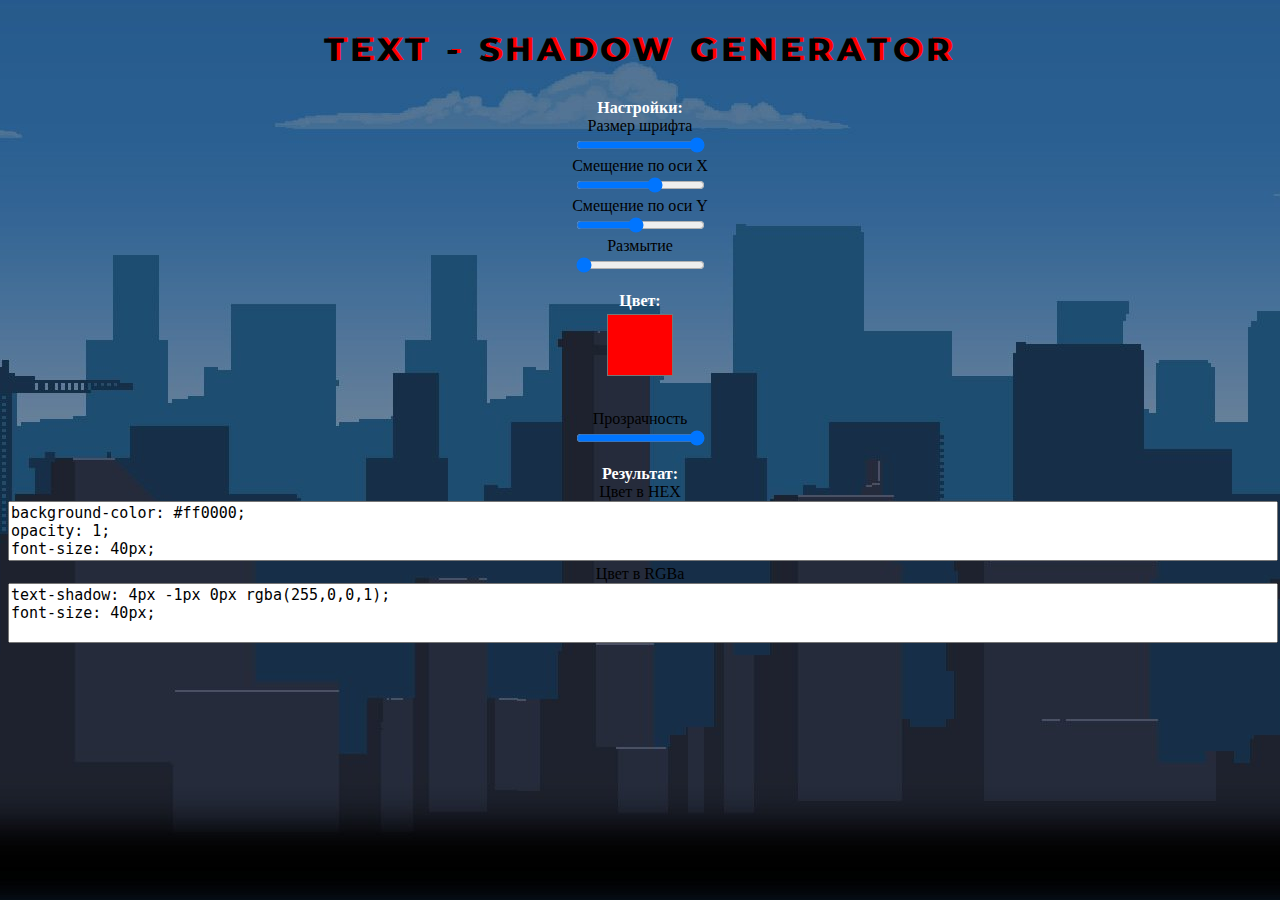
<file: app/index.html>
<!DOCTYPE html>
<html lang="en">
<head>
    <meta charset="UTF-8">
    <meta http-equiv="X-UA-Compatible" content="IE=edge">
    <meta name="viewport" content="width=device-width, initial-scale=1.0">
    <link href="https://cdn.jsdelivr.net/npm/bootstrap@5.1.0/dist/css/bootstrap.min.css" rel="stylesheet" integrity="sha384-KyZXEAg3QhqLMpG8r+8fhAXLRk2vvoC2f3B09zVXn8CA5QIVfZOJ3BCsw2P0p/We" crossorigin="anonymous">
    <script src="https://cdn.jsdelivr.net/npm/bootstrap@5.1.0/dist/js/bootstrap.bundle.min.js" integrity="sha384-U1DAWAznBHeqEIlVSCgzq+c9gqGAJn5c/t99JyeKa9xxaYpSvHU5awsuZVVFIhvj" crossorigin="anonymous"></script>
    <script src="jquery-3.6.0.min.js"></script>
    <link rel="preconnect" href="https://fonts.googleapis.com">
<link rel="preconnect" href="https://fonts.gstatic.com" crossorigin>
<link href="https://fonts.googleapis.com/css2?family=Montserrat:wght@700&display=swap" rel="stylesheet">
    <style>
        body{
            text-align: center;
            /* background-color: #eeeeee; */
            background: url(img/1619553164_24-phonoteka_org-p-fon-dlya-igri-piksel-art-26.jpg) center;
        }
        label{
            display: block;
        }
        h1{
            margin-top: 30px;
            margin-bottom: 30px;
            text-transform: uppercase;
            font-weight: bold;
            font-family: 'Montserrat', sans-serif;
            letter-spacing: 6px;           /*расстояние между символами */
            color: #000;
        }
        input[typre="rabnge"]{
            width: 100%;
        }
        input[type="color"]{
            border:none;
            background-color: transparent;
            width: 70px;
            height: 70px;
            margin-bottom: 30px;
            padding: 0;
        }
        input[type="color"]:hover{
            cursor: pointer;
        }
        textarea{
            resize:none;
            width: 100%;
            font-size:15px;
        }
        .card{
            height: 100%;
        }
        .card-header{
            font-weight: bold;
            color: #fff;
        }
        .row > div{
            margin-bottom: 15px;
        }
    </style>
    <title>Document</title>
</head>
<body>
    <h1>Text - shadow generator</h1>
    <header class="header">
        <div class="container">
            <div class="row">
                <div class="col-lg-4">
                    <div class="card">
                        <div class="card-header bg-primary">Настройки:</div>
                        <div class="card-body">
                            <label for="font_size">Размер шрифта</label>
                            <input id="font_size" type="range" class="form-range" min="8" max="40" step="1" value="40">
                            <label for="offset_x">Смещение по оси X</label>
                            <input id="offset_x" type="range" class="form-range" min="-15" max="15" step="0.1" value="4">
                            <label for="offset_y">Смещение по оси Y</label>
                            <input id="offset_y" type="range" class="form-range" min="-15" max="15" step="0.1" value="-1">
                            <label for="blur">Размытие</label>
                            <input id="blur" type="range" class="form-range" min="0" max="15" step="0.1" value="0">
                        </div>
                    </div>
                </div>
                <div class="col-lg-4">
                    <div class="card">
                        <div class="card-header bg-primary">Цвет:</div>
                        <div class="card-body">
                            <input type="color" class="color" value="#ff0000">
                            <label for="opacity1">Прозрачность</label>
                            <input class="form-range" type="range" id="opacity1" step="0.01" max='1' min='0' value='1'>
                        </div>
                    </div>
                </div>
                <div class="col-lg-4">
                    <div class="card">
                        <div class="card-header bg-primary">Результат:</div>
                        <div class="card-body">
                            <label for="resultHEX">Цвет в HEX</label>
                            <textarea class="form-control" id="resultHEX" rows="3" readonly></textarea> <br>
                            <label for="resultRGBA">Цвет в RGBa</label>
                            <textarea class="form-control" id="resultRGBA" rows="3" readonly></textarea> <br>

                        </div>
                    </div>
                </div>
            </div>
        </div>
    </header>
    <script src="jquery-3.6.0.min.js"></script>
    <script>
        function cssShadow({
            font_size,
            offset_x,
            offset_y,
            blur,
            opacity1,
            color,
            rgba
        }) {
            let cssStyles = offset_x+'px '+offset_y+'px '+blur+'px '+rgba;
            $('h1').css('text-shadow',cssStyles);
            $('#resultHEX').val('background-color: '+color+ ';\nopacity: '+opacity1+';\nfont-size: '+font_size+'px; ');
            $('#resultRGBA').val('text-shadow: ' +offset_x + 'px ' + offset_y + 'px ' + blur + 'px ' + rgba+ ';\nfont-size: '+ font_size+'px; ');

        }
        cssShadow({
            font_size: 40,
            offset_x: 4,
            offset_y: -1,
            opacity1: 1,
            blur: 0,
            opacity1: 1,
            color: '#ff0000',
            rgba: 'rgba(255,0,0,1)'
        }); 
        $(document).on('input change','input',function(){   //обработчик событий(все будет в реально времени change для input т.е. ползунков ) 1арг - событие. 2арг - инпуты
           let font_size = $('#font_size').val();
           let offset_x = $('#offset_x').val();
           let offset_y = $('#offset_y').val();
           let opacity = $('#opacity').val();
           let blur = $('#blur').val();
           let opacity1 = $('#opacity1').val();
           let color = $('input[type="color"]').val()+'';
            let red16 = color[1]+''+color[2];     //# - нулевой элемент 12 - крас. 34 - зел.  56 - синий
            let green16 = color[3]+''+color[4];
            let blue16 = color[5]+''+color[6];
            let red10 = parseInt(red16,16)
            let green10 = parseInt(green16,16)
            let blue10 = parseInt(blue16,16)
           let rgba = 'rgba('+red10+', '+green10+', '+blue10+', '+opacity1+')';

            $('h1').css('font-size',font_size+'px ');
            cssShadow({
            font_size: font_size,
            offset_x: offset_x,
            offset_y: offset_y,
            opacity1: opacity1,
            blur: blur,
            color: color,
            rgba: rgba
            });
        })
    </script>
</body>
</html>
</file>
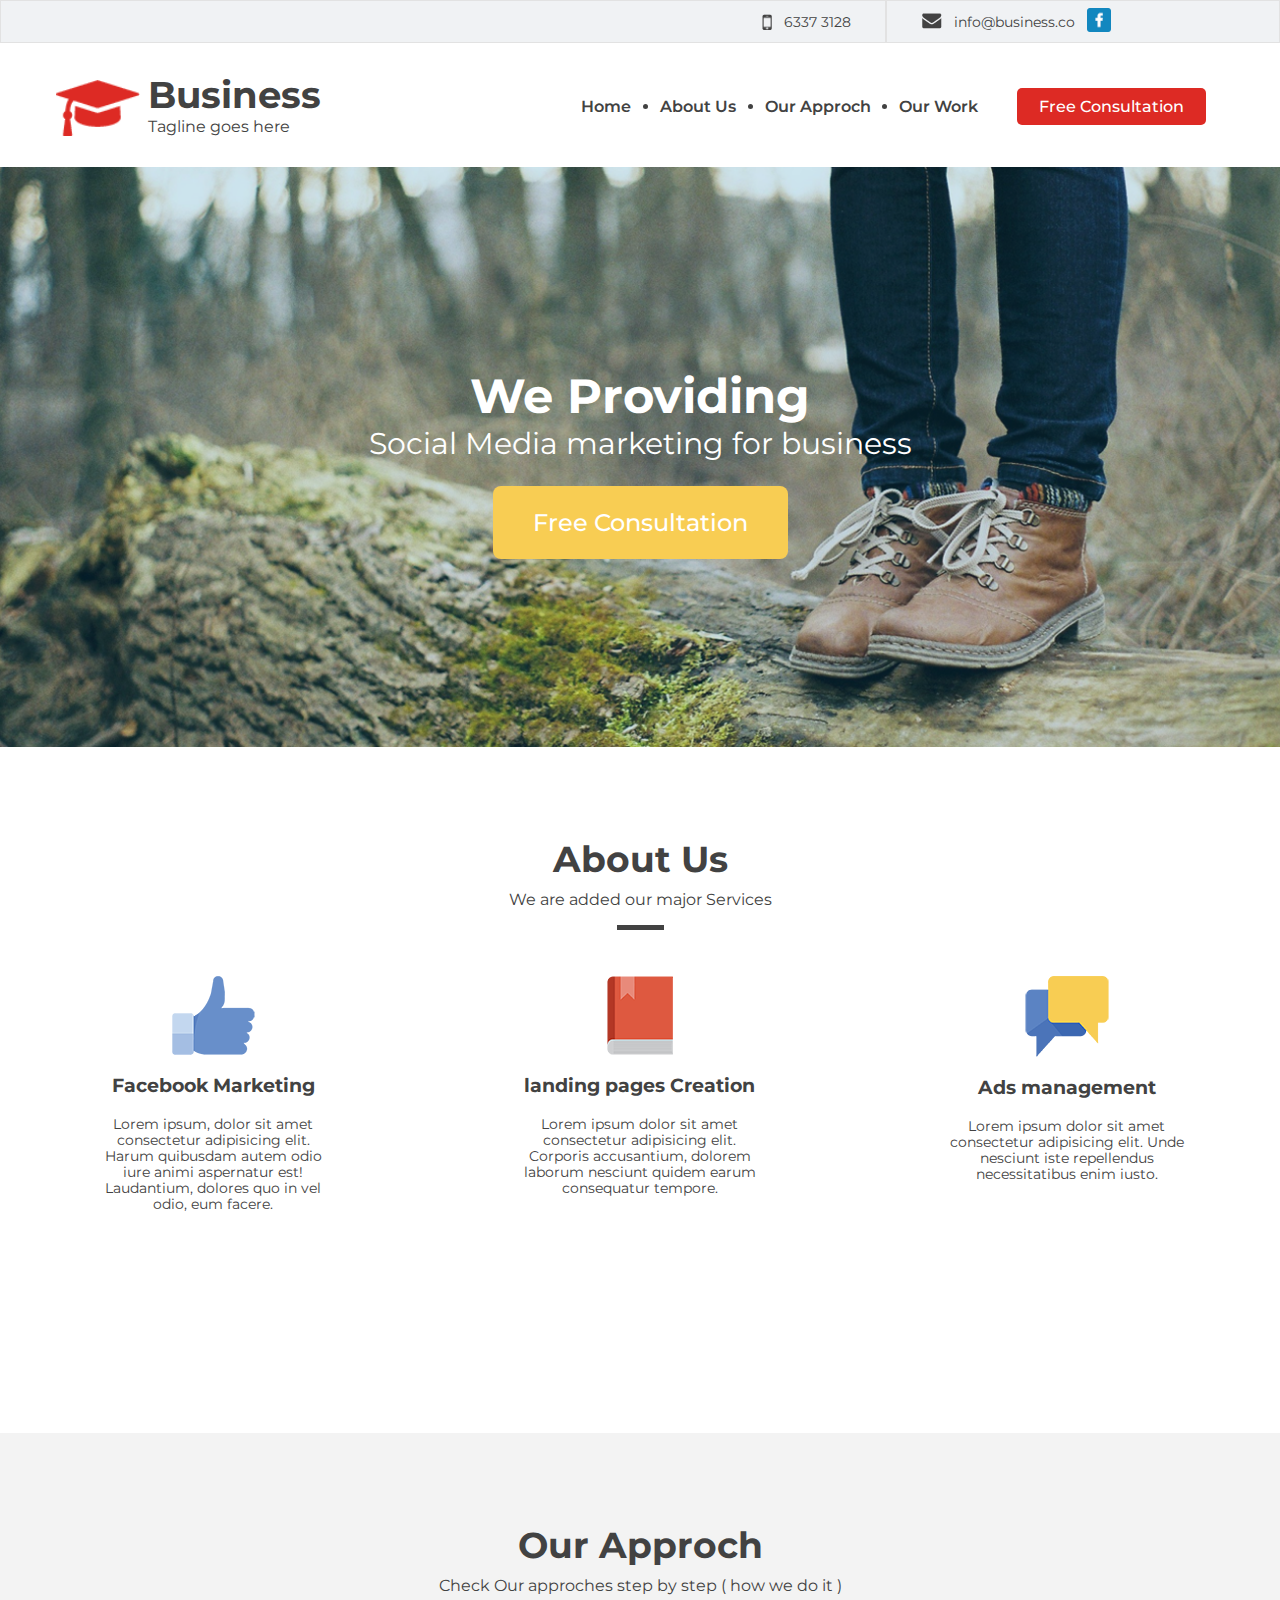
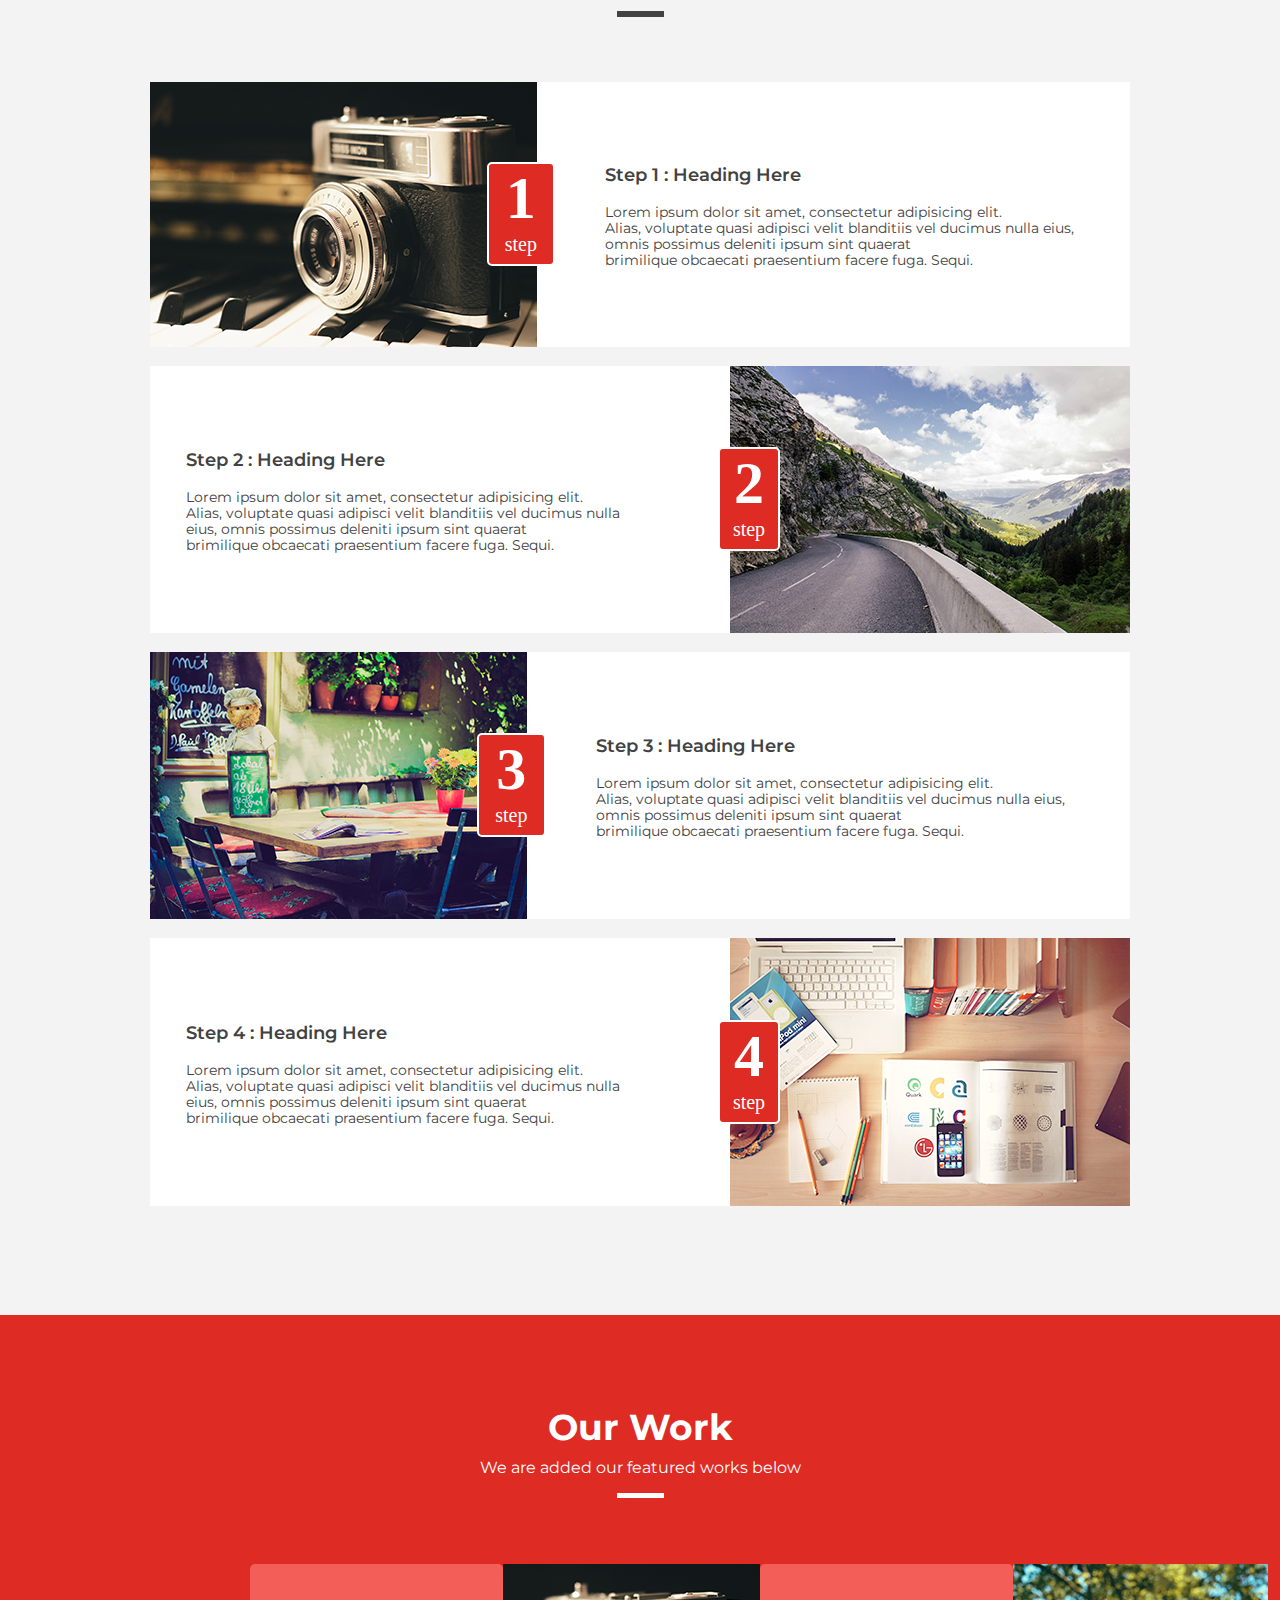
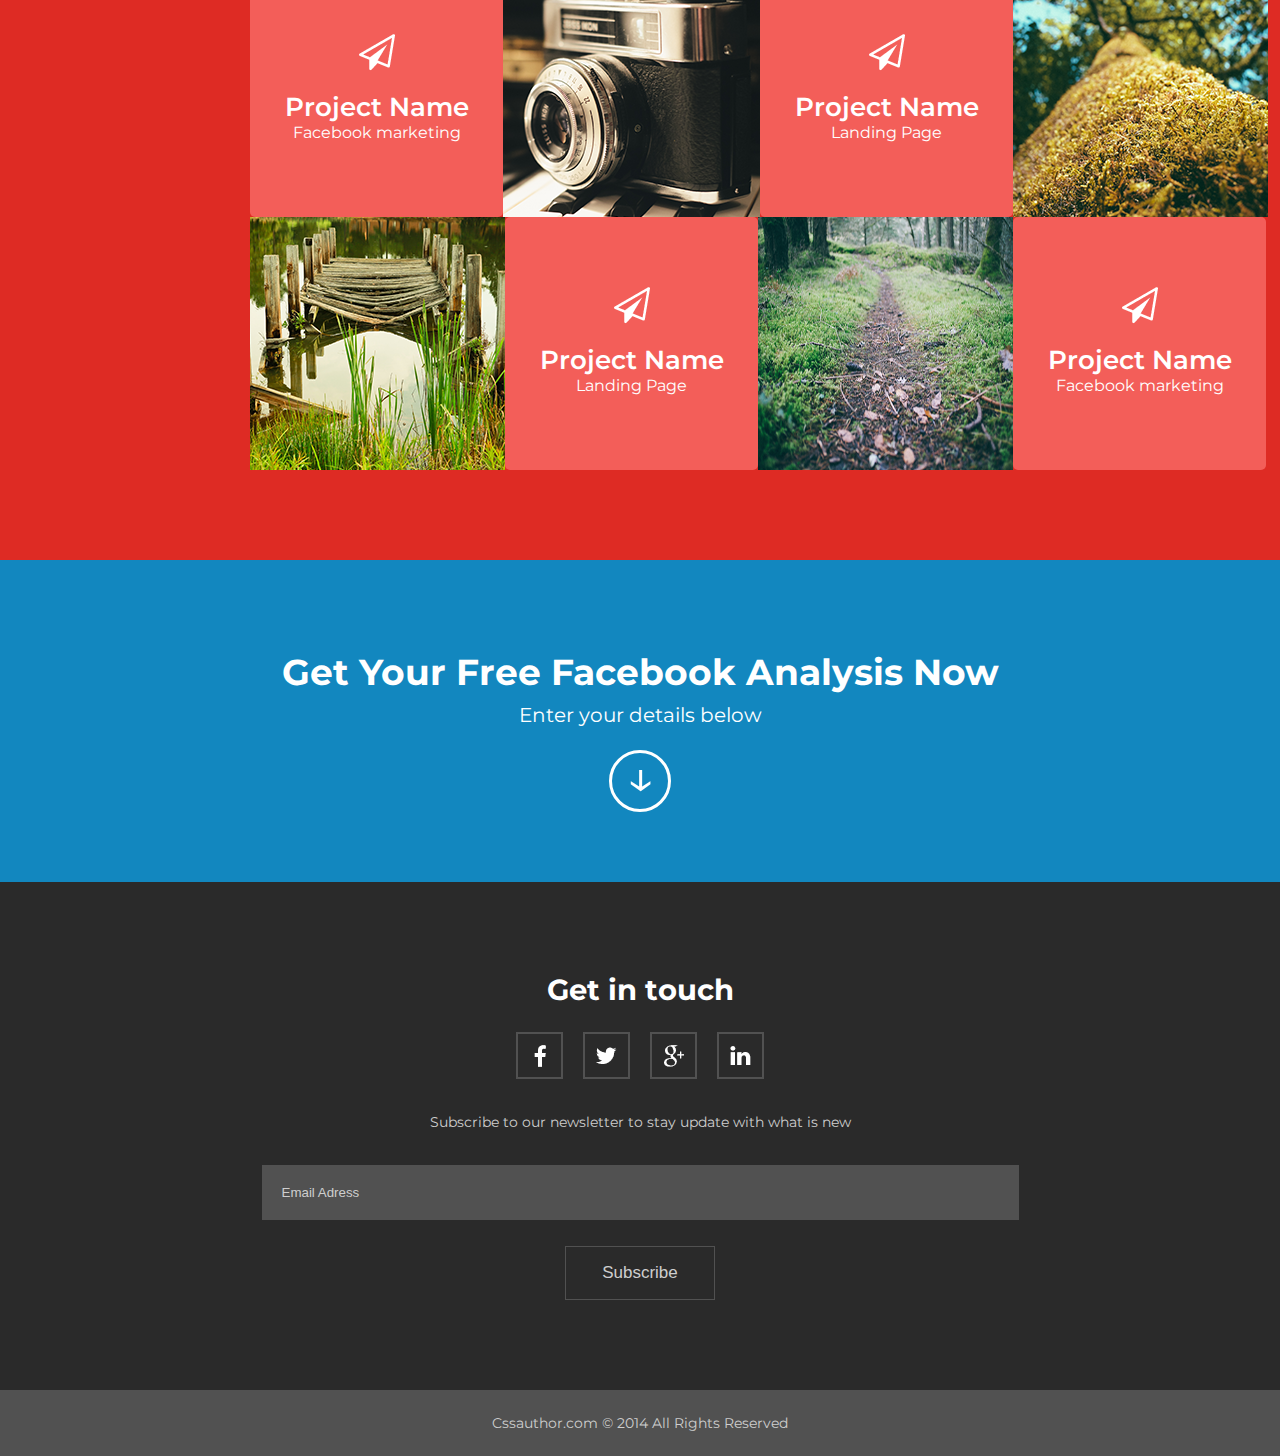
<file: Free_agency/index.html>
<!DOCTYPE html>
<html lang="en">
<head>
    <meta charset="UTF-8">
    <meta http-equiv="X-UA-Compatible" content="IE=edge">
    <meta name="viewport" content="width=device-width, initial-scale=1.0">
    <link rel="stylesheet" href="css/style.css">
    <link rel="preconnect" href="https://fonts.googleapis.com">
    <link rel="preconnect" href="https://fonts.gstatic.com" crossorigin>
    <link href="https://fonts.googleapis.com/css2?family=Montserrat:wght@400;500;600;700&display=swap" rel="stylesheet">
    <script src="js/jquery-3.6.0.min.js"></script>
    <script src="js/index.js"></script>
    <title>Free Agency</title>
</head>
<body>
    <header class="header" id="home">
        <div class="container">
            <section class="header_inner">
                <div class="contact">
                    <div class="phone">
                        <img class="phone_img" src="img/phone.png" alt="phone_img">
                        <div class="phone_number">6337 3128</div>
                    </div>
                    <div class="social">
                        <a href="mailto" class="mail"><img src="img/mail.png" alt="mail_img" class="mail_img"></a>
                        <div class="social_text">info@business.co</div>
                        <a href="#" class="facebook"><img src="img/facebook.png" alt="facebook_img" class="facebook_img"></a>
                    </div>
                </div>

                <div class="header_content">

                </div>
            </section>
            <section class="header_promo">
                <div class="header_promo_inner">
                    <div class="header_promo_left">
                        <a href="#" class="logo"><img src="img/stud_hat.png" alt="hat" class="logo_img"></a>
                            <div class="promo_text">
                                <h1 class="promo_big">Business</h1>
                                <p class="promo_small">Tagline goes here</p>
                            </div>
                    </div>
                </div>
                <nav class="nav">
                    <ul class="nav_inner">
                        <li class="nav_element first"><a href="#" data-scroll="#home" class="nav_link">Home</a></li>
                        <li class="nav_element"><a href="#" data-scroll="#about" class="nav_link">About Us</a></li>
                        <li class="nav_element"><a href="#"data-scroll="#approch" class="nav_link">Our Approch</a></li>
                        <li class="nav_element"><a href="#" data-scroll="#work" class="nav_link">Our Work</a></li>
                    </ul>
                    <a href="" class="btn_promo" data-scroll="#consultation">
                        <div class="btn_block" >Free Consultation</div>
                    </a>
                </nav>
            </section>
    </header>
    <div class="providing">
        <div class="container">
            <div class="providing_inner">
                    <h2 class="providing_title">We Providing</h2>
                <p class="providing_subtitle">Social Media marketing for business</p>
                <a href="#" data-scroll="#consultation" class="btn_providing">
                    <div class="btn_yellow" >Free Consultation</div>
                </div>
                </a>
            </div>
        </div>
    <div class="about" id="about">
        <div class="container">
            <div class="about_inner">
                <div class="about_title">
                    <h2 class="big_title">About Us</h2>
                    <p class="small_title">We are added our major Services</p>
                    <div class="string"></div>
                </div>
                <div class="about_content">
                    <div class="about_obj">
                        <img src="img/finger.png" alt="finger">
                        <h3 class="about_facebook">Facebook Marketing</h3>
                        <p class="about_text">Lorem ipsum, dolor sit amet consectetur adipisicing elit. Harum quibusdam autem odio iure animi aspernatur est! Laudantium, dolores quo in vel odio, eum facere.</p>
                    </div>
                    <div class="about_obj">
                        <img src="img/book.png" alt="book">
                        <h3 class="about_landing">landing pages Creation</h3>
                        <p class="about_text">Lorem ipsum dolor sit amet consectetur adipisicing elit. Corporis accusantium, dolorem laborum nesciunt quidem earum consequatur tempore.</p>
                    </div>
                    <div class="about_obj">
                        <img src="img/messeges.png" alt="messeges">
                        <h3 class="about_ads">Ads management</h3>
                        <p class="about_text">Lorem ipsum dolor sit amet consectetur adipisicing elit. Unde nesciunt iste repellendus necessitatibus enim iusto.</p>
                    </div>
                </div>
            </div>
        </div>
    </div>
    <div class="approch" id="approch">
        <div class="container">
            <div class="approch_inner">
                <div class="approch_title">
                    <h2 class="big_title">Our Approch</h2>
                    <p class="small_title">Check Our approches step by step ( how we do it )</p>
                    <div class="string"></div>
                </div>
                <div class="approch_content">
                    <div class="step">
                            <img src="img/approch_photo.png" alt="camera" class="approch_photo">
                            <div class="red_block">
                                <div class="number">1</div> 
                                <span>step</span>
                            </div>
                            <div class="approch_text">
                                <h3 class="approch_subtitle">Step 1 : Heading Here</h3>
                                <p class="approch_into">Lorem ipsum dolor sit amet, consectetur adipisicing elit. <br> Alias, voluptate quasi adipisci velit blanditiis vel ducimus nulla eius, omnis possimus deleniti ipsum sint quaerat <br> brimilique obcaecati praesentium facere fuga. Sequi.</p>
                            </div>
                    </div>
                    <div class="step reverse">
                            <img src="img/approch_road.png" alt="road" class="approch_photo">
                            <div class="red_block">
                                <div class="number">2</div> 
                                <span>step</span>
                           </div>
                            <div class="approch_text">
                                <h3 class="approch_subtitle">Step 2 : Heading Here</h3>
                                <p class="approch_into">Lorem ipsum dolor sit amet, consectetur adipisicing elit. <br> Alias, voluptate quasi adipisci velit blanditiis vel ducimus nulla eius, omnis possimus deleniti ipsum sint quaerat <br> brimilique obcaecati praesentium facere fuga. Sequi.</p>
                            </div>
                    </div>
                    <div class="step">
                            <img src="img/approch_garden.png" alt="garden" class="approch_photo">
                            <div class="red_block">
                                <div class="number">3</div> 
                                <span>step</span>
                           </div>
                            <div class="approch_text">
                                <h3 class="approch_subtitle">Step 3 : Heading Here</h3>
                                <p class="approch_into">Lorem ipsum dolor sit amet, consectetur adipisicing elit. <br> Alias, voluptate quasi adipisci velit blanditiis vel ducimus nulla eius, omnis possimus deleniti ipsum sint quaerat <br> brimilique obcaecati praesentium facere fuga. Sequi.</p>
                            </div>
                    </div>
                    <div class="step reverse">
                            <img src="img/approch_workplace.png" alt="workplace" class="approch_photo">
                            <div class="red_block">
                                <div class="number">4</div> 
                                <span>step</span>
                            </div>
                            <div class="approch_text">
                                <h3 class="approch_subtitle">Step 4 : Heading Here</h3>
                                <p class="approch_into">Lorem ipsum dolor sit amet, consectetur adipisicing elit. <br> Alias, voluptate quasi adipisci velit blanditiis vel ducimus nulla eius, omnis possimus deleniti ipsum sint quaerat <br> brimilique obcaecati praesentium facere fuga. Sequi.</p>
                            </div>
                    </div>
                </div>
            </div>
        </div>
    </div>
    <div class="work" id="work">
        <div class="container">
            <div class="work_inner">
                    <div class="work_title">
                        <h2 class="big_title">Our Work</h2>
                        <p class="small_title">We are added our featured works below</p>
                        <div class="string string_work"></div>
                </div>
            <div class="work_content">
                <div class="pink_block">
                    <img src="img/air.png" alt="air" class="work_air">
                    <div class="work_subtitle">Project Name</div> 
                    <span>Facebook marketing</span>

                </div>
                <img src="img/work_camera.png" alt="camera" class="work_photo">
                <div class="pink_block">
                    <img src="img/air.png" alt="air" class="work_air">
                        <div class="work_subtitle">Project Name</div> 
                        <span>Landing Page</span>
                </div>
                <img src="img/work_tree.png" alt="tree" class="work_photo">
                <img src="img/work_grass.png" alt="grass" class="work_photo">
                <div class="pink_block">
                    <img src="img/air.png" alt="air" class="work_air">
                        <div class="work_subtitle">Project Name</div> 
                        <span>Landing Page</span>
                </div>
                <img src="img/work_path.png" alt="path" class="work_photo path">
                <div class="pink_block">
                    <img src="img/air.png" alt="air" class="work_air">
                        <div class="work_subtitle">Project Name</div> 
                        <span>Facebook marketing</span>
                </div>
            </div>
        </div>
    </div>
    </div>
    <div class="getFacebook" id="consultation">
        <div class="container">
            <div class="get_inner">
                <div class="get_title">
                    <h2 class="big_title">Get Your Free Facebook Analysis Now</h2>
                    <p class="small_title">Enter your details below</p>
                    <div class="circle"><div class="arrow">↓</div></div>
                </div>
                <div class="modal">
                    <!-- <div class="square"></div> -->
                    <div class="modal_subtitle">Sit down with our experts to receive a free customized marketing  <br> plan for your business + Learn How To Use Google and Facebook to get 5000% ROI or more</div>
                    <form class="get_form" action="">
                        <input  placeholder="Your Name" type="text" class="input name">
                        <input placeholder="Contact Number" type="text" class="input contact_phone">
                        <input placeholder="Company Name" type="text" class="input company">
                        <button type="submit" class="get_btn">SUBMIT NOW</button>
                    </form>
                </div>
            </div>
        </div>
    </div>
    <div class="touch">
        <div class="container">
            <div class="touch_inner">
                <div class="touch_title">
                    <h2 class="big_title">Get in touch</h2>
                </div>
                <div class="touch_a">
                    <a class="touch_element" href="#">
                        <div class="box_size">
                            <img src="img/f.png" alt="facebook" class="touch_img">
                        </div>
                    </a>
                    <a class="touch_element" href="#">
                        <div class="box_size">
                            <img src="img/bird.png" alt="bird" class="touch_img">
                        </div>
                    </a>
                    <a class="touch_element" href="#">
                        <div class="box_size">
                            <img src="img/g+.png" alt="g" class="touch_img">
                        </div>
                    </a>
                    <a class="touch_element" href="#">
                        <div class="box_size">
                            <img src="img/in.png" alt="in" class="touch_img">
                        </div>
                    </a>
                </div>
                <p class="touch_subtitle">Subscribe to our newsletter to stay update with what is new</p>
                <form action="">
                    <input placeholder="Email Adress" type="email">
                    <button class="touch_btn" type="">Subscribe</button>
                </form>
            </div>
        </div>
    </div>
    <footer class="footer">
        <div class="container">
            <div class="footer_inner">
                <p><a href="#" class="footer_link">Cssauthor.com</a> © 2014 All Rights Reserved</p>
            </div>
        </div>
    </footer>
</body>
</html>
</file>
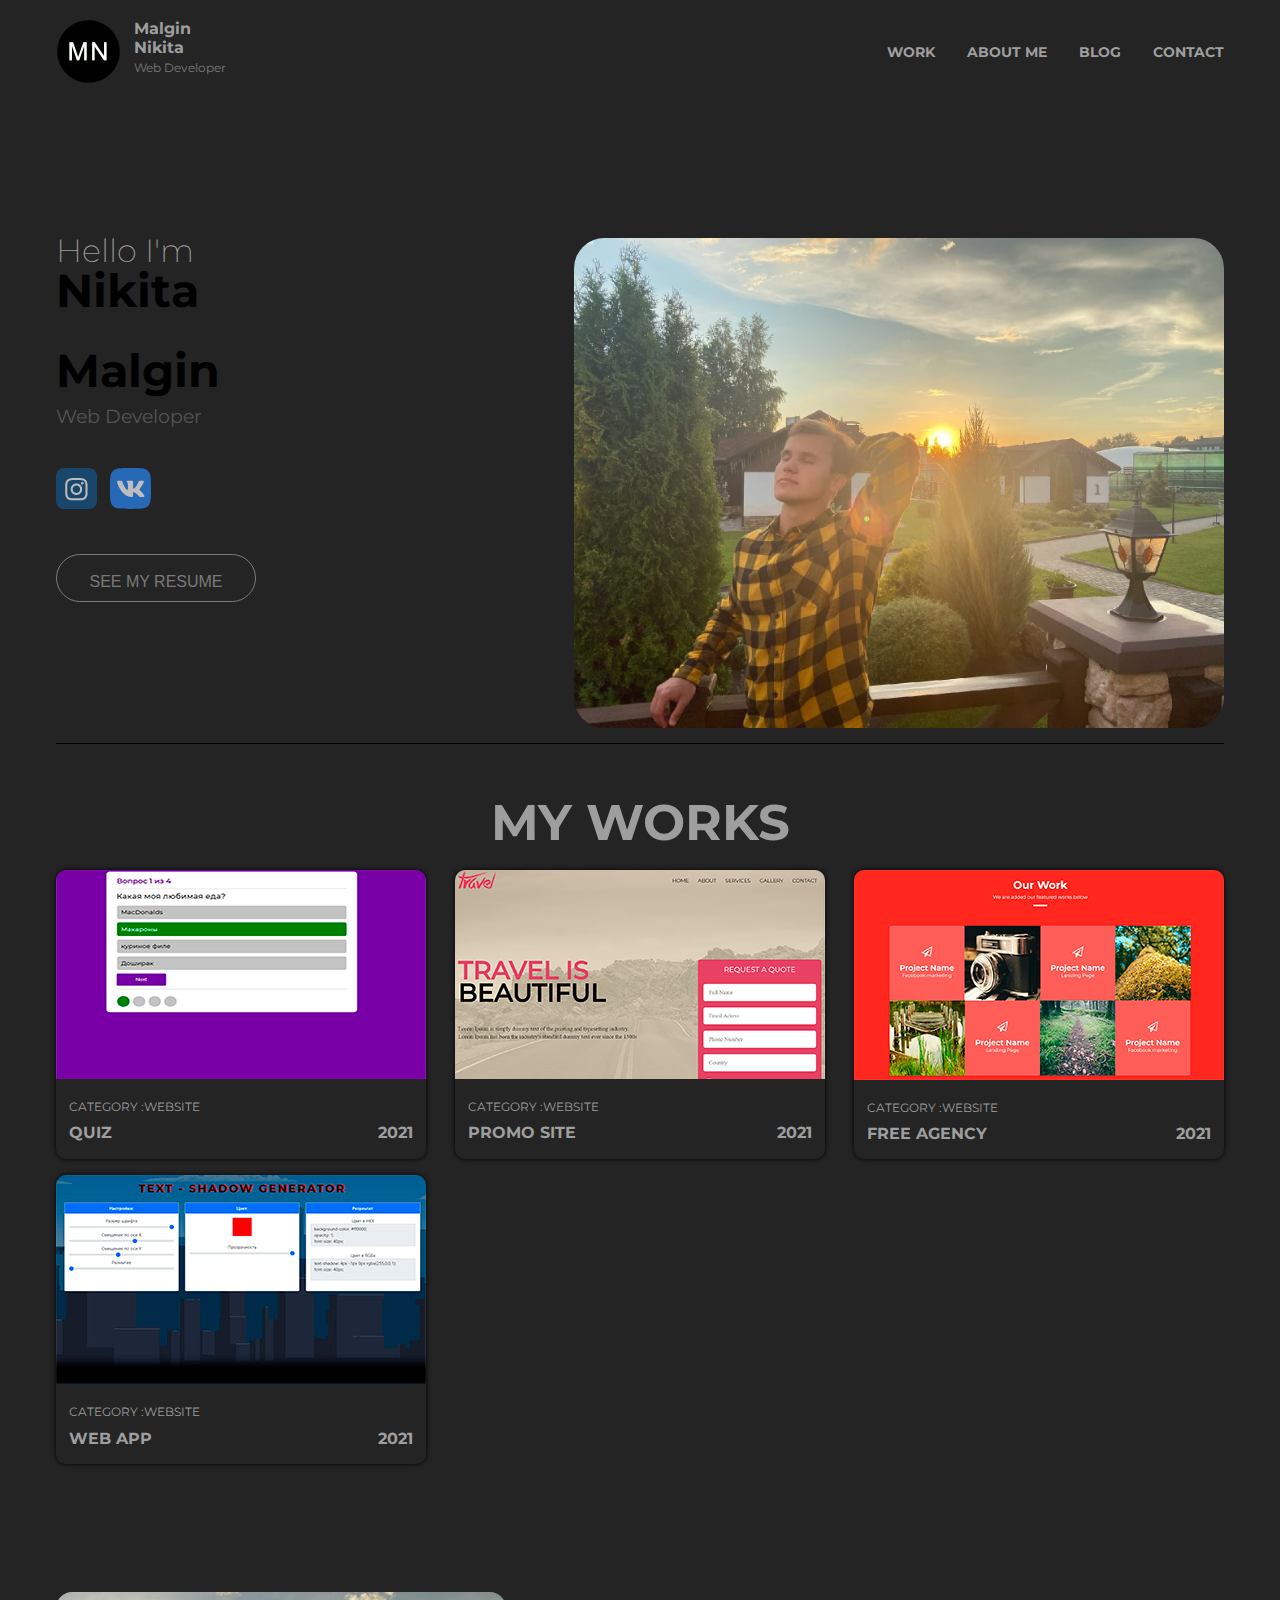
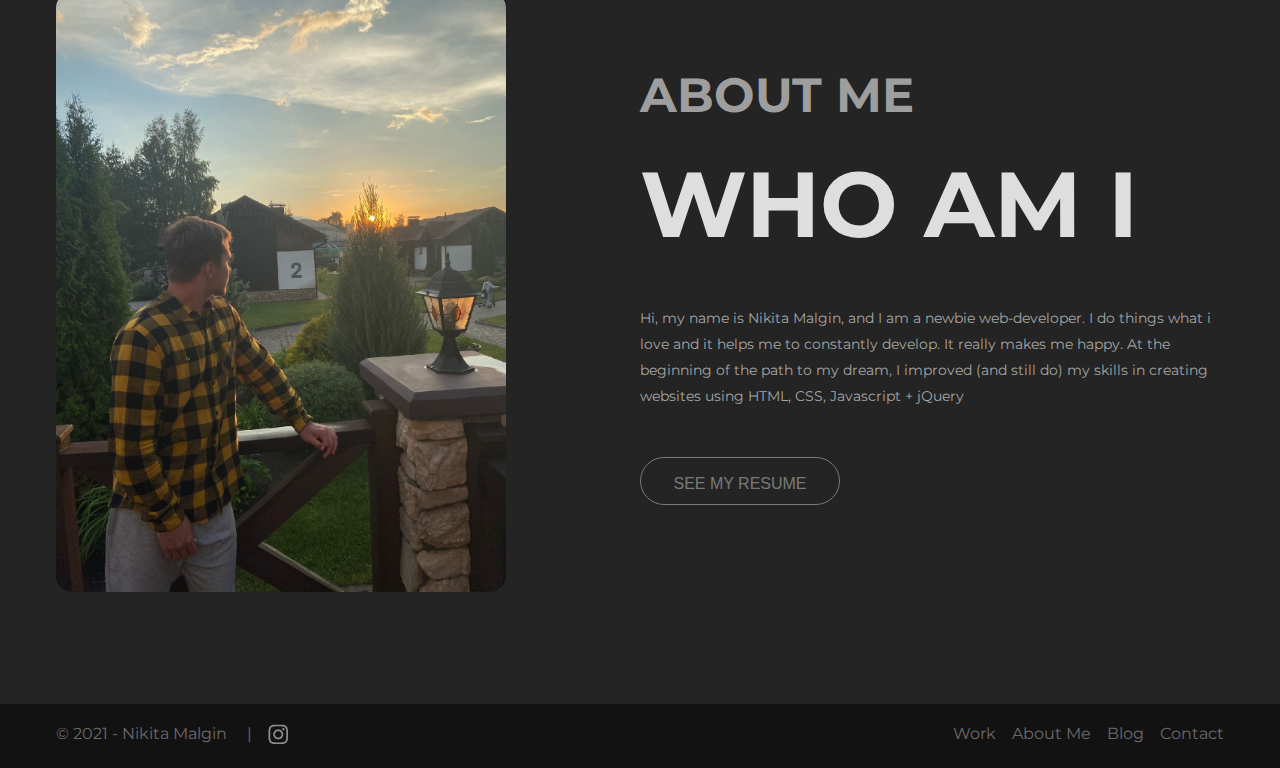
<file: mypf/index.html>
<!DOCTYPE html>
<html lang="en">
<head>
    <link rel="preconnect" href="https://fonts.googleapis.com">
<link rel="preconnect" href="https://fonts.gstatic.com" crossorigin>
<link href="https://fonts.googleapis.com/css2?family=Montserrat:ital,wght@0,300;0,400;0,700;1,300&display=swap" rel="stylesheet">
    <meta charset="UTF-8">
    <meta http-equiv="X-UA-Compatible" content="IE=edge">
    <meta name="viewport" content="width=device-width, initial-scale=1.0">
    <link rel="apple-touch-icon" sizes="180x180" href="apple-touch-icon.png">
    <link rel="icon" type="image/png" sizes="32x32" href="favicon-32x32.png">
    <link rel="icon" type="image/png" sizes="16x16" href="favicon-16x16.png">
    <link rel="manifest" href="site.webmanifest">
    <link rel="mask-icon" href="safari-pinned-tab.svg" color="#5bbad5">
    <meta name="msapplication-TileColor" content="#da532c">
    <meta name="theme-color" content="#ffffff">
    <link rel="stylesheet" href="mysite2.css">
    <script src="jquery-3.6.0.min.js"></script>
    <script src="app.js"></script>
    <title>Portfolio</title>
</head>
<body>
    <header class="header">
     <div class="container">
         <div class="header_content">
          <div class="user">
            <img src="img/NEW FAVI.png" class="user_avatar" alt="user">
            <div class="user_content">
                <div class="user_name">Malgin <br> Nikita</div>
                <div class="user_prof">Web Developer</div>
            </div>
        </div>
        <nav class="nav" id="nav">
            <a href="#" class="nav_link" data-scroll="#work">WORK</a>
            <a href="#" class="nav_link" data-scroll="#about">ABOUT ME</a>
            <a href="#" class="nav_link" data-scroll="#courses">BLOG</a>
            <a href="mailto:ivanov.na7069@gmail.com" class="nav_link" >CONTACT</a>
        </nav>
        </div>
    </div>
    </header>
    <div class="intro">
        <div class="container">
            <div class="intro_inner">
                <div class="intro_content">
                    <h2 class="intro_hello">Hello I'm</h2>
                    <h1 class="intro_name">
                        <span class="delay1">N</span>
                        <span class="delay2">i</span>
                        <span class="delay3">k</span>
                        <span class="delay4">i</span>
                        <span class="delay5">t</span>
                        <span class="delay6">a</span>
                        <p class="gray">..</p>
                        <span class="delay7">M</span>
                        <span class="delay8">a</span>
                        <span class="delay9">l</span>
                        <span class="delay10">g</span>
                        <span class="delay11">i</span>
                        <span class="delay12">n</span>
                    </h1>
                    <div>Web Developer</div>
                    <div class="social">
                        <a target="_blank" href="https://www.instagram.com/develop.niki/" class="social_link"><img src="img/instagram.png" alt="inst"></a>
                        <a target="_blank" href="https://vk.com/karotkoeimyasuka" class="social_link"> <svg width="41" viewBox="0 0 30 30" fill="none" xmlns="http://www.w3.org/2000/svg"><path d="M0 14.375C0 7.599 0 4.21 2.105 2.105 4.21 0 7.6 0 14.375 0h1.25c6.776 0 10.165 0 12.27 2.105C30 4.21 30 7.6 30 14.375v1.25c0 6.776 0 10.165-2.105 12.27C25.79 30 22.4 30 15.625 30h-1.25c-6.776 0-10.165 0-12.27-2.105C0 25.79 0 22.4 0 15.625v-1.25z" fill="#2787F5"></path><path fill-rule="evenodd" clip-rule="evenodd" d="M8.125 9.375H5.938c-.625 0-.75.294-.75.619 0 .579.741 3.453 3.453 7.253 1.807 2.596 4.354 4.003 6.671 4.003 1.391 0 1.563-.313 1.563-.85v-1.962c0-.625.132-.75.572-.75.325 0 .88.162 2.179 1.413 1.483 1.484 1.727 2.149 2.561 2.149h2.188c.625 0 .938-.313.757-.93-.197-.614-.905-1.506-1.845-2.563-.51-.602-1.274-1.251-1.506-1.576-.325-.417-.232-.602 0-.973 0 0 2.665-3.754 2.943-5.029.14-.463 0-.804-.662-.804h-2.187c-.556 0-.813.294-.952.619 0 0-1.112 2.711-2.688 4.472-.51.51-.742.673-1.02.673-.139 0-.34-.163-.34-.626v-4.334c0-.556-.161-.804-.625-.804h-3.438c-.347 0-.556.258-.556.503 0 .527.788.649.869 2.132v3.221c0 .707-.127.835-.406.835-.741 0-2.545-2.724-3.615-5.84-.21-.606-.42-.851-.979-.851z" fill="#fff"></path></svg></a>

                    </div>
                    <button class="btn" type="button" data-modal="#modal_resume">SEE MY RESUME</button>
                </div>
                <img class="intro_photo" src="img/me.png" alt="" class="intro_img">
            </div>
        </div>
    </div>
    <div class="works" id="work">
        <div class="container">
            <h1 class="text_center">MY WORKS</h1>
            <div class="portfolio">
              <div class="work">
                  <img class="work_img" src="img/quiz.jpg" alt="work logo">
                  <div class="work_content">
                      <div class="work_cat">category :website</div>
                      <div class="work_type">
                          <a href="quiz/index.html" class="work_a">QUIZ</a>
                      <div class="work_date">2021</div>

                  </div>
                  </div>
                </div>
                <div class="work">
                    <img class="work_img" src="img/travel.png" alt="work logo">
                    <div class="work_content">
                        <div class="work_cat">category :website</div>
                        <div class="work_type">
                            <a href="mysite/travel.html" class="work_a">PROMO SITE</a>
                        <div class="work_date">2021</div>
                    </div>
                    </div>
                </div>

                <div class="work">
                    <img class="work_img" src="img/agency.png" alt="work logo">
                    <div class="work_content">
                        <div class="work_cat">category :website</div>
                        <div class="work_type">
                            <a href="Free_agency/index.html" class="work_a">FREE AGENCY</a>
                        <div class="work_date">2021</div>
                    </div>
                    </div>
                </div>

                <div class="work">
                    <img class="work_img" src="img/shadow.jpg" alt="work logo">
                    <div class="work_content">
                        <div class="work_cat">category :website</div>
                        <div class="work_type">
                            <a href="app/index.html" class="work_a">WEB APP</a>
                        <div class="work_date">2021</div>

                    </div>
                    </div>

                </div>
            </div>
        </div>
    </div>
    <div class="about" id="about">
      <div class="container">
        <div class="about_inner">
          <img src="img/about_me.png" alt="abot me" class="about_img">
          <div class="about_content">
            <h3 class="about_title">ABOUT ME</h3>
              <h2 class="about_big_title">WHO AM I</h2>
              <span id="typing"></span>
              <div class="about_text">
                <p>Hi, my name is Nikita Malgin, and I am a newbie web-developer. I do things what i love and it helps me to constantly develop. It really makes me happy.
                    At the beginning of the path to my dream, I improved (and still do) my skills in creating websites using HTML, CSS, Javascript + jQuery</p>
              </div>
              <button class="btn about_btn" type="button" data-modal="#modal_resume">SEE MY RESUME</button>
          </div>
        </div>
      </div>
    </div>
    <!-- <div class="reviews">
        <div class="container">
            <div class="reviews_inner">
                <div class="reviews_text">
                    <p>Awesome teacher! Learned way more than I expected to or even thought I was going to. Would recommend the course to anyone looking to learn a front-end modern framework. Great experience!</p>
                    <p>Great course! I have learned a lot from this course. Very well structured and much better than class room teaching. Very lear explanation with practical examples. In one sentence " Simply Amazing"!</p>
                </div>
                <div class="reviews_author">
                    <img src="img/udemy_logo.png" alt="udemy">
                    <div class="reviews_company">Udemy</div>
                    <div class="reviews_who">Students</div>
                    <div class="reviews_rating">
                        <img src="img/star.png" alt="star" class="reviews_star">
                        <img src="img/star.png" alt="star" class="reviews_star">
                        <img src="img/star.png" alt="star" class="reviews_star">
                        <img src="img/star.png" alt="star" class="reviews_star">
                        <img src="img/star.png" alt="star" class="reviews_star unactive">
                    </div>
                </div>
            </div>
        </div>
    </div> -->
    <!-- <div class="courses" id="courses">
        <div class="container">
            <h3 class="text_center margin">MY COURSES</h3>
            <div class="courses_subtitle">I am an instructor and teach students all over the world.</div>
            <div class="courses_inner">
                <div class="course">
                    <img class="course_img" src="img/Angular logo.png" alt="angular" class="angular">
                    <div class="course_name">ANGULAR. PRACTICAL COURSE</div>
                    <div class="course_type">WEB DEVELOPMENT</div>
                    <div class="course_text">Lorem ipsum dolor sit amet consectetur, adipisicing elit. Voluptas doloremque nulla quis consequuntur amet autem dolores! Earum iusto voluptas praesentium eveniet culpa porro corrupti exercitationem impedit! Porro quae nam labore.</div>
                    <button class="course_btn" type="button">SHOW MORE</button>
                </div>
                <div class="course">
                    <img class="course_img" src="img/Angular logo.png" alt="angular" class="angular">
                    <div class="course_name">ANGULAR. PRACTICAL COURSE</div>
                    <div class="course_type">WEB DEVELOPMENT</div>
                    <div class="course_text">Lorem ipsum dolor sit amet consectetur, adipisicing elit. Voluptas doloremque nulla quis consequuntur amet autem dolores! Earum iusto voluptas praesentium eveniet culpa porro corrupti exercitationem impedit! Porro quae nam labore.</div>
                    <button class="course_btn" type="button">SHOW MORE</button>
                </div>
                <div class="course">
                    <img class="course_img" src="img/Angular logo.png" alt="angular" class="angular">
                    <div class="course_name">ANGULAR. PRACTICAL COURSE</div>
                    <div class="course_type">WEB DEVELOPMENT</div>
                    <div class="course_text">Lorem ipsum dolor sit amet consectetur, adipisicing elit. Voluptas doloremque nulla quis consequuntur amet autem dolores! Earum iusto voluptas praesentium eveniet culpa porro corrupti exercitationem impedit! Porro quae nam labore.</div>
                    <button class="course_btn" type="button">SHOW MORE</button>
                </div>
                <a href="#" class="see">See more courses</a>
            </div>
        </div>
    </div> -->
    <div class="footer">
        <div class="container">
            <div class="footer_inner">
                <div class="footer_left">
                    <div class="private">© 2021 - Nikita Malgin <span>|</span></div>
                    <a target="_blank" href="https://www.instagram.com/malgin_71/" class="inst_logo"><img src="img/instagram_icon.png" alt="inst" class="inst_logo"></a>
                </div>
                <nav class="footer_right">
                    <a class="footer_link" href="#" data-scroll="#work">Work</a>
                    <a class="footer_link" href="#" data-scroll="#about">About Me</a>
                    <a class="footer_link" href="#" data-scroll="#courses">Blog</a>
                    <a class="footer_link" href="mailto:ivanov.na7069@gmail.com">Contact</a>
                </nav>
            </div>
        </div>
    </div>
    <div class="modal" id="modal_resume">
        <div class="modal_dialog">
            <h3 class="modal_title">RESUME</h3>
            <img class="modal_photo" src="img/resume.jpg" alt="My resume">
            <a href="img/resume.jpg" class="btn btn_modal" download="">download</a>
        </div>
    </div>

</body>
</html>
</file>
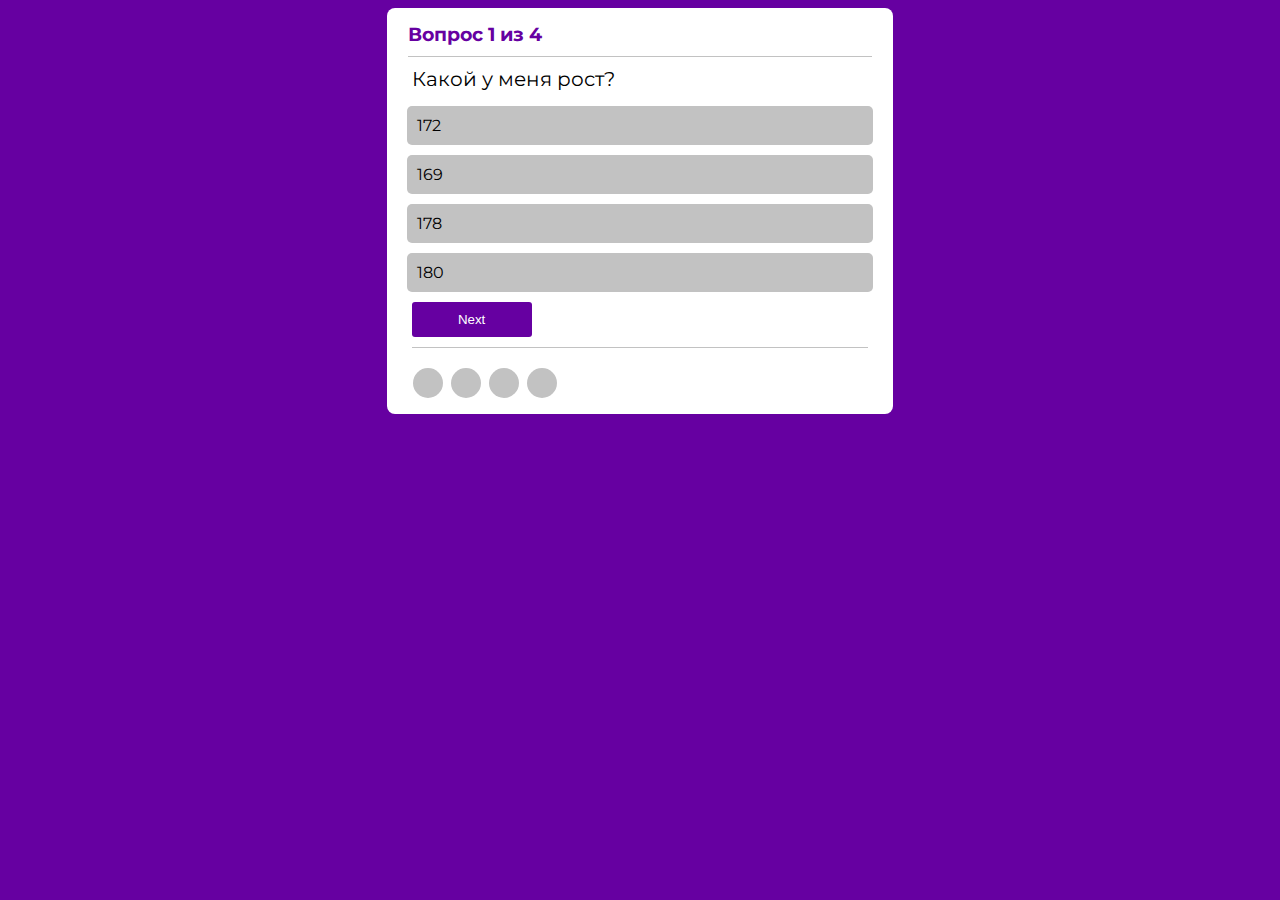
<file: quiz/index.html>
<!DOCTYPE html>
<html lang="en">
<head>
    <meta charset="UTF-8">
    <meta http-equiv="X-UA-Compatible" content="IE=edge">
    <meta name="viewport" content="width=device-width, initial-scale=1.0">
    <script src="jquery-3.6.0.min.js"></script>
    <title>Quiz JS</title>
    <link rel="stylesheet" href="style.css">
    <link rel="preconnect" href="https://fonts.googleapis.com">
<link rel="preconnect" href="https://fonts.gstatic.com" crossorigin>
<link href="https://fonts.googleapis.com/css2?family=Montserrat:wght@300;500&display=swap" rel="stylesheet">
</head>
<body>
    <div class="quiz-over-modal">
        <div class="content">
            <h1>Хороший результат!</h1>
            <p>Ты ответил на
                <span id="correct-answer"></span> из
                <span id="number-of-all-questions-2"> </span>
            </p>
            <button id="btn-try-again">Попробуй снова</button>
        </div>
    </div>
    <div class="quiz-container">
        <div class="question-number">
            <h3>Вопрос
                <span id="number-of-question"></span>
                из
                <span id="number-of-all-questions"></span>
            </h3>
        </div>
            <div class="question"></div>
            <div class="options">
                <div data-id="0" class="option option1"></div>
                <div data-id="1" class="option option2"></div>
                <div data-id="2" class="option option3"></div>
                <div data-id="3" class="option option4"></div>
            </div>
            <div class="button">
                <button id="btn-next">Next</button>
            </div>
            <div id="answer-tracker">

            </div>
    </div>



    <script src="quiz.js"></script>
</body>
</html>
</file>
<file: Free_agency/css/style.css>
body{
    font-family: 'Montserrat', sans-serif;
    font-size: 1rem;
    width: 100%;
    margin: 0;
    color:#424242;
    transition-duration: 1s;
}
.about, .approch, .work, .getFacebook, .touch{
    padding:90px 0;
}
/* ---------------------------работа с header------------------------------ */
.contact{
    display: flex;
    height: 2.7rem;
    background-color: #f0f2f4;
    font-size: 0.9rem;
}
.phone{
    display:flex;
    width: 70%;
    justify-content:flex-end;
    border: 1px solid #e2e2e2;
    padding-right: 1.4rem
}
.phone_number{
    margin-top:auto;
    margin-bottom:auto;
    margin-right: 0.75rem;
}
.social{
    display:flex;
    width: 30%;
    border: 1px solid #e2e2e2;
    padding-left: 1.4rem;
}
.social_text{
    margin-top:auto;
    margin-bottom:auto;
}
.phone_img{
    margin:auto 0.75rem;
}
.mail_img, .phone_img{
    height: 1rem;
}
.mail_img{
    margin-top: 2px;
}
.facebook_img{
    height: 1.5rem;
}
.mail, .facebook{
    margin:auto 0.75rem;
}
.header_promo{
    height: 7.9rem;
    display: flex;
}
.header_promo_inner{
    width: 50%;
    display: flex;
    align-items: center;
    justify-content: center;
}
.header_promo_left{
    display: flex;
}

.logo_img{
    height: 3.5rem;
    margin-right: 8px;
    margin-top: 8px;
}
.promo_big{
    font-size: 37px;
    font-weight: 700;
    margin: 0;
}
.promo_small{
    font-weight: 400;
    margin: 0;
}


.nav{
    display: flex;
    width: 100%;
    justify-content: flex-start;
    align-items: center;
    padding-left: 150px;
}
.nav_inner{
    display: flex;
}
.nav_element{
    margin: 0 0.9rem;
}
.nav_link{
    text-decoration: none;
    font-weight: 600;
    color:#424242;
    transition-duration: 0.2s;
}
.nav_link:hover{
    color: #dd2a24;
}
.first{
    list-style-type: none;
}
.btn_promo{
    background-color: #dd2a24;
    color: white;
    text-decoration: none;
    font-weight: 500;
    border-radius: 5px;
    margin-left: 1.5rem;
}
.btn_promo:hover{
    background-color: #c62b24;
    transition-duration: 0.2s;
}
.btn_block{
    margin:9px 22px;
}
/* ------------------------работа с menu--------------------------- */
.providing{
    margin-top: -3px;
    background: url(../img/Layer_32.png) center center/cover no-repeat;
    min-height: 580px;
}
.providing_inner{
    margin: 0;
    display: flex;
    flex-direction: column;
    align-items: center;
}
.providing_title{
    color: white;
    font-size: 3rem;
    margin: 0;
    margin-top:200px;
}
.providing_subtitle{
    color: white;
    font-size: 1.9rem;
    margin: 0;
}
.btn_providing{
    text-decoration: none;
    color:white;
    background-color: #f8cd53;
    font-weight: 500;
    border-radius: 8px;
    margin-top: 1.5rem;
    transition-duration: 0.2s;
}
.btn_providing:hover{
    background-color: #d29840;
}
.btn_yellow{
    margin:22px 40px;
    font-size: 24px;
}
/*------------------------ -about -----------------------------*/

.about_inner{
    display: flex;
    flex-direction: column;
    align-items: center;
    margin-bottom: 118px;
}
/* TODO:  */
.about_title, .approch_title, .work_title, .get_title, .touch_title{
    display: flex;
    flex-direction: column;
    align-items: center;
}
.big_title{
    display: block;
    margin: 0;
    margin-bottom: 9px;
    font-size: 36px;
}
.small_title{
    margin: 0;
}
.about_content{
    width: 100%;
    display: flex;
    justify-content: space-around;
}
.string{
    height: 5.5px;
    width: 47px;
    background-color: #424242;
    margin-top: 1rem;
    margin-bottom: 46px;
}
.about_obj{
    max-width: 239px;
}
.about_obj img{
    display: block;
    margin-left: auto;
    margin-right: auto;
}
.about_text{
    font-size: 13.5px;
}
.about_obj h3, .about_text{
    text-align: center;
}
.about_text{
    font-weight: 400;
}
/* -------------our approch--------------- */

.approch{
    background-color: #f3f3f3;
}

.approch_subtitle{
    font-size: 18px;
    font-weight: 600;
}
/* .approch_text{
    white-space: normal;
} */
.approch_into{
    font-size: 13.5px;
}

.red_block{
    width: 100px;
    height: 100px;
    background-color: #de2b24;
    border-radius: 5px;
    border: 2px solid white;

    display: flex;
    flex-direction: column;
    align-items: center;

    margin: 0;
    font-family: 'Times New Roman', Times, serif;
    color: white;   

    position: relative;
    right: 50px;
}
.red_block div{
    font-size:60px ;
    font-weight: 600;
    margin-bottom: 0;
}
.red_block span{
    font-size:20px ;
}
.step{
    background-color: white;
    margin: 0;
    margin: 19px 150px;
    
    display: flex;
    align-items: center;

}
.reverse{
    flex-direction:row-reverse;
}
.reverse .red_block{
    left:50px;
}
.reverse .approch_text{
    margin-left: 36px;
}

.approch_text:nth-child(odd){
    margin-right: 30px;
}
/* ---------------our work--------------------------- */

.work{
    background-color: #de2b24;
    color: white;
    /* padding:90px 90px; */
}
.string_work{
    background-color: white;
}
.work_innner{
    display: flex;
    flex-direction: column;
    align-items: center;
}
.work_content{
    display: flex;
    flex-wrap: wrap;
    /* align-items: center; */
    margin:20px 188px 0px 250px;
    width: 1020px;

}
.path{
    width: 255px;
}
.pink_block{
    width: 253px;
    height: 253px;
    background-color: #f35e59;

    border-radius: 5px;

    display: flex;
    flex-direction: column;
    align-items: center;

    margin: 0;
    color: white;
}
.work_air{
    margin-top: 70px;
}
.work_subtitle{
    font-size:26px ;
    font-weight: 600;
    margin-top: 20px;
}
/* ---------------------get facebook---------------------- */
.getFacebook{
    background-color: #1287bf;
    color:white;
}
.get_inner{
    display: flex;
    flex-direction: column;
    align-items: center;
}
.get_title .small_title{
    font-size: 20px;
}
.circle{
    height: 56px;
    width: 56px;
    border-radius: 50%;
    border: 3px solid white;
    font-size: 50px;
    margin-top: 23px;

    display: flex;
    justify-content: center;
    align-items: center;
}
.circle:hover{
    background-color: #0a77ab;
    cursor: pointer;
    transition-duration: 0.2s;
}
.arrow{
    margin-bottom: 9px;
}


.enable{
    display: none;
}
.modal_subtitle{
    text-align: center;
    font-size: 15px;
}

input, textarea {outline:none;} 
input:active, textarea:active {outline:none;} :focus {outline:none;}
 textarea {resize:none;} 
 textarea {resize:vertical;} 
 textarea {resize:horizontal;}

 .modal{
     margin-top: 60px;
     background-color: white;
     color:#828282;
    display: flex;
    flex-direction: column;
    align-items: center;
    /* width: 682px; */
    padding:53px;
    border-radius: 5px;
    display: none;
    /* opacity: 0; */
 }
 .modal form{
    display: flex;
    flex-direction: column;
    align-items: center;
 }
 /* .square{
     background-color: white;
     width: 45px;
     height:45px;
     transform: rotate(45deg);
     position: relative;
     bottom:75px;
     transition-duration: 2s;
 } */

 .input{
     border-radius: 4px;
     padding:13px 300px 13px 13px;
     margin: 8px 0px;
     border: 1px solid #828282;
 }
 .name{
     margin-top: 45px;
 }
 .input:focus{
     border:2px solid #1287bf;
     box-shadow:0 0 2px #1287bf ;
     color:#828282
 }
 .get_btn{
     margin-top: 34px;
     padding:13px 28px;
     border: none;
     background-color: #de2b24;
     color:white;
     font-size: 15px;
     border: 10px;
     border-radius: 5px;
 }
 .get_btn:hover{
    background-color: #be241e;
    cursor: pointer;
 }
/* -----------touch------------------------ */

.touch{
    background-color: #2a2a2a;
    margin-top: -20px;
    color: white;
}
.touch_inner{
    display: flex;
    flex-direction: column;
    align-items: center;
}
.touch_title .big_title{
    font-size: 29px;
    margin-bottom: 25px;
}
.touch_a{
    display: flex;
}


.box_size{
    display: flex;
    justify-content: center;
    align-items: center;
    width: 43px;
    height: 43px;
    border: 2px solid #515151;
    margin: 0 10px;
}
.box_size:hover{
    border:2px solid #de2b24;
}
.touch_subtitle{
    color:#cecece;
    font-size: 14px;
    margin: 34px 0;
    font-weight: 400;
}
.touch_inner form{
    display: flex;
    flex-direction: column;
    align-items: center;
}
.touch_inner form>input{
    padding:20px 560px 20px 20px;
    background-color: #515151;
    border: none ;
    color:#cecece;
}
.touch_inner form>input::placeholder{
    color:#cecece;
}
.touch_btn{
    margin-top: 26px;
    padding:16px 0;
    width: 150px;
    font-size: 17px;
    font-weight: 500;
    background-color: #2a2a2a   ;
    border:1px solid #515151;
    color: #cecece;
    transition-duration: 0.2s;
}
.touch_btn:hover{
    background-color: #515151;
    cursor:pointer;
}
/* ------------footer---------------- */

.footer_inner{
    padding:24px 0;
    font-size: 14px;
    background-color: #515151;
    color: #cecece;
    display: flex;
    flex-direction: column;
    align-items: center;
}
.footer_inner p{
    margin: 0;
}
.footer_link{
    color:#cecece;
    text-decoration: none;
}
.footer_link:hover{
    text-decoration:underline;
}
</file>
<file: mypf/mysite2.css>
:root{
    /*----- МЫ ЗАГНАЛИ ЦВЕТА В ПЕРЕМЕННЫЕ #2b2a2c------ */
    --black: #9e9e9e;
    --gray: #6a696b;
    --gray-light: #dedede;
    --white: #fff;

}
/* ----ДЕЛАЕМ БАЗОВЫЕ УСТАНОВКИ ДЛЯ ВСЕГО САЙТА----- */
body{
    margin: 0;
    font-family: 'Montserrat', sans-serif;
    font-size: 1rem ;
    color: black;
    background: rgb(36, 36, 36);
}
h1, h2, h3, h4, h5, h6 {
    margin: 0;
}

p{
    margin: 0 0 1rem;
}
/* ----    *-ЭТО ДЛЯ ВСЕХ, ДЛЯ ВСЕХ С ПСЕВДОКЛАССОМ BEFORE , AFTER--- какой-то АЛГОРИТМ ПОДСЧЕТА----- */
*,*:before,*:after{
    box-sizing: border-box;
}
/* -----весь сайт имеет ограничение по ширине 1200 и рястягивается width на 100%, внутренние отсутпы 1rem слева и справа и по высоте у нас в центре контейнер с сайтом -----  */
.container{
    width:100%;
    max-width: 1200px;
    padding-left: 1rem;
    padding-right: 1rem;
    margin:0 auto;
}



/* -------------------------------------------------------------------------------------------------------------------------------- */
.header{
    padding:1.2rem 0;
    position: relative;
}
.header_content{
    display: flex;
    justify-content: space-between;
    /* --выравняем по верртикали-- */
    align-items: center;
}
.user_content{
    padding-left:0.8rem;
}
.user{
    display: flex;
}
.user_avatar{
    width: 65px;
}
.user_name{
    font-size: 1rem;
    color: var(--black);
    font-weight: bold;
    margin-bottom: 3px;;
}
.user_prof{
    font-size: 0.75rem;
    color: var(--black);
    opacity: 0.7;
}
.nav{
    display: flex;
    flex-wrap: wrap;
    align-items: center;
    height: 100%;
}
.nav_link{
    margin-left: 2rem;
    font-size: 0.9rem;
    position: relative;
    color: var(--black);
    font-weight: bold;
    text-transform: uppercase;
    text-decoration:none;

}
.nav_link:hover{
    border-bottom: 3px solid var(--black);
    padding:0 0 4px;
    transition-duration: 0.2s;
}
/* --------------------------------------------------------------------------------------------------------------------------- */
.intro_inner{
    display: flex;
    position: relative;
    border-bottom: 1px solid black;
}
.intro_content{
    line-height: 2.5rem;
}
.intro_content>div{
    font-size: 1.2rem;
    color: var(--gray);
    opacity:0.7;
}
.intro_content{
    padding-top:8rem;
    padding-bottom: 8.8rem;
}
.intro_hello{
    font-weight: 200;
    color: var(--black);
    font-size: 2rem;
}.intro_name{
    font-weight: bold;
    font-size: 2.9rem;
    margin-bottom:5px;
    /* letter-spacing: -5px; */
}
.intro_name span{
    margin: 0;
    padding: 0;
    -moz-user-select: none;
  -khtml-user-select: none;
  -webkit-user-select: none;
  user-select: none;
  display:  table-cell;
    animation:textanimate 6s linear infinite;
}
.delay1{
    animation-delay: 0.5s !important;
}
.delay2{
    animation-delay: 1s !important;
}
.delay3{
    animation-delay: 1.5s !important;
}
.delay4{
    animation-delay: 2s !important;
}
.delay5{
    animation-delay: 2.5s !important;
}
.delay6{
    animation-delay: 3s !important;
}
.delay7{
    animation-delay: 3.5s !important;
}
.delay8{
    animation-delay: 4s !important;
}
.delay9{
    animation-delay: 4.5s !important;
}
.delay10{
    animation-delay: 5s !important;
}
.delay11{
    animation-delay: 5.5s !important;
}
.delay12{
    animation-delay: 6s !important;
}
.gray{
    color: rgb(36, 36, 36) !important;
    display: inline;
    margin: 0;
    padding: 0;
}
@keyframes textanimate {
    0%,100%{
        color:#fff;
        filter: blur(2px);
        text-shadow: 0 0 10px #f4bf04,
        0 0 20px #f4bf04,
        0 0 40px #f4bf04,
        0 0 80px #f4bf04,
        0 0 120px #f4bf04,
        0 0 200px #f4bf04,
        0 0 300px #f4bf04,
        0 0 400px #f4bf04;
    }
    5%,95%{
        color: #111;
        filter: blur(0px);
        text-shadow: none;
    }
}



.social{
    margin-bottom: 2rem;
    margin-top: 2rem;
}
.social_link{
    margin-right: 0.5rem;
    text-decoration: none;
    display: inline-block;
    transition-duration: 0.2s;
}
.social_link:hover {
    transform: translateY(-5px);
}
.btn{
    display: inline-block;
    vertical-align: top;
    width: 12.5rem;
    height: 3rem;
    background:none;
    border: 1px solid var(--black);
    border-radius: 1.8rem;
    cursor:pointer;
    padding:1.1rem 2rem;
    font-size: 1rem;
    color: var(--black);
    text-decoration:none;
    text-transform: uppercase;
    text-align: center;
    opacity: 0.7;
    transition-duration: 0.2s;
}
.btn:hover{
    background-color: var(--black);
    color: var(--white);
}
.intro_photo{
    position: absolute;
    bottom: -1px;
    right:0;
    z-index:1;
    margin-bottom: 1rem;
    width: 650px;
    height: 490px;
    border-radius: 1.9rem;
}
.text_center{
    margin-top:3rem;
    margin-bottom: 1.1rem;
    text-align: center;
    font-size: 3.1rem;
    font-weight: bold;
    color: var(--black);
}
.portfolio{
    display: flex;
    /* --если много работ чтобы корректно переносилось-- */
    flex-wrap: wrap;
    justify-content: space-between;
}
.work_img{
  border-top-right-radius:10px;
  border-top-left-radius: 10px;
}
.work{
    box-shadow: 0 0 5px black;
    border-radius: 10px;
    transition-duration:0.2s ;
    margin-bottom: 1rem;;
}
.work:hover{
    box-shadow: 0 0 15px black;
}
.work_content{
    padding:1rem 0.8rem;
    text-transform: uppercase;
}

.work_cat{
    font-size: 0.75rem;
    color: var(--black);
    margin-bottom: 0.6rem;
}
.work_type{
    font-size: 1rem;
    font-weight: bold;
    color: var(--black);
    display: flex;
    justify-content: space-between;
}
.works{
    margin-bottom: 7rem;
}

.work_a{
    text-decoration: none;
    color:var(--black)
}
.work_a:hover{
    border-bottom: 3px solid var(--black);
    padding:0 0 0px;
    transition-duration: 0.2s;
}
/* ------------------------------------------------*/
.about{
  margin-bottom: 7rem;
}
.about_inner{
  display: flex;
  justify-content: space-between;
  flex-wrap:nowrap;
}
.about_img{
  height:600px;
  max-width: 50%;
  border-radius: 1rem;
}
.about_content{
  width:50%;
  margin-left: 7rem;
  padding-top: 4.625rem;
}




/* ------------фича с печатающим текстом ----------*/
.satodsan-uvemopag h2 {
    color: #eaeaf9;
    /* font-family: monospace; */
    overflow: hidden;
    border-right: .17em solid #e29508;  
    white-space: nowrap;  
    margin: 0 auto;  
    /* letter-spacing: .17em; */
    animation:  
    typing 3.5s steps(30, end),
    blink-caret .7s step-end infinite;
  }
  
  @keyframes typing {
    from { width: 0 }
    to { width: 100% }
  }
  
  @keyframes blink-caret {
    from, to { border-color: transparent }
    50% { border-color: orange }
  }  
  
  
  



.about_title{
  font-size: 3rem;
  color: var(--black);
  margin-bottom: 1.5rem;
}
.about_big_title{
  font-size: 5.75rem;
  color: var(--gray-light);
  margin-bottom: 2.8rem;
}
.about_text{
  font-size:0.9rem;
  color:#a4a4a5;
  line-height:26px;
  margin-bottom: 3rem;
}
.reviews{
    position: relative;
    /* ---два бэкгрануда--- один поверх другого */
    background: #353333 url(img/reviews.png) center no-repeat;
    color: var(--gray-light);
    text-align: center;
    height: 15rem;
}
.reviews_inner{
    padding:2.5rem 0;
    width: 100%;
    max-width: 830px;
    align-items: center;
    margin:0 auto;
    display: flex;
    flex-direction: column;
    align-items: center;
}
.reviews_text{
    line-height: 2rem;
    font-size: 0.9rem;
}
.reviews_author{
    /* чтобы на какое то колво пикс заходило в блок */
    margin-top:-3.1rem;
    text-align: center;
    position: absolute;
    top: 100%;
    line-height: 1.5rem;
}
.reviews_company{
    color: var(--black);
    font-weight: bold;
    font-size: 1rem;
}
.reviews_who{
    font-size: 0.9rem;
    color: var(--gray);
    font-style: italic;
    font-weight: 300;
}
.unactive{
    opacity: 0.5;
}
/* ------------------------------------- */
.courses{
    margin-top: 17rem;
}
.courses_subtitle{
    font-size: 1.1rem;
    color: var(--gray);
    font-weight: 300;
    text-align: center;
}
.margin{
    margin-bottom: 1rem;
}
.courses_inner{
    display: flex;
    flex-wrap: wrap;
    justify-content: space-between;
    margin-top: 3.5rem;
    margin-bottom: 9.5rem;
}
.course{
    width:23.125rem;
    margin-bottom: 1rem;
}
.course_name{
    margin-top: 1.2rem;
    font-size: 1.1rem;
    font-weight: bold;
    color: var(--black);
    margin-bottom: 0.8rem;
}
.course_type{
    font-size: 0.75rem;
    color:var(--black);
    margin-bottom: 1.5rem;
}
.course_text{
    font-size: 0.75rem;
    color: var(--gray);
    opacity: 0.8;
    line-height: 1.6rem;;
}
.course_btn{
    width:8rem;
    height: 2.2rem;
    text-align: center;
    background-color: var(--white);
    font-size: 0.9rem;
    font-weight: bold;
    color:var(--gray);
    border-radius: 19px;
    border: 2px solid var(--gray);
    padding-top: 5px;
    transition-duration: 0.2s;
    margin-top: 4.1rem;
}
.course_btn:hover{
    background-color: var(--gray);
    color: var(--white);
    cursor: pointer;
}
.see{
    color: var(--gray);
    font-size:0.8rem;
    text-decoration: none;
    margin-left: 63rem;
    margin-top: 1.4rem;
}
.see:hover{
    text-decoration: underline;
}
/* ------------------------------------ */
.footer{
    background-color: #131212;
    width:100%;
    height: 4rem;
    display: flex;
    justify-content: space-between;
    color: var(--gray);
    display: flex;
    align-items: center;
}
.footer_inner{
    display: flex;
    justify-content: space-between;
}
.footer_left{
    display: flex;
}
.private{
    margin-right: 1rem;
}
.private> span{
    margin-left: 1rem;
    display: inline-block;
}
.footer_right{
    display: flex;
    flex-wrap: wrap;
    align-items: center;
    height: 100%;
}
.footer_link{
    margin-left: 1rem;
    text-decoration: none;
    color: var(--gray);
    position: relative;    transition-duration: 0.2s;
    /* ---чтобы при наведении не смещались когда появляется border bottom-- */
    border-bottom: 2px solid  transparent;


}
.footer_link:hover{
    color: var(--gray);
    border-bottom: 2px solid var(--gray);
}
.modal{
    height: 100%;
    width: 100%;
    overflow: auto;
    background-color:gray;

    position: fixed;
    top: 0;
    left: 0;
    z-index:1000;
    opacity: 0.9;

    display: none;
}
.modal_dialog{
    width: 100%;
    max-width: 1000px;
    text-align: center;
    position: relative;
    margin: auto;

    background-color: white;
}
.modal_title{
    font-size: 2rem;
    padding:1.5rem 0;
    color:black;
    font-weight: bold;
}
.modal_photo{
    width: 100%;
    height: 100%;
}
.btn_modal{
    margin-bottom: 3rem;
}
.btn_modal{
    font-weight: 500;
}
.show{
    display: flex;

}
/* ---end site--- */


@media(max-width: 1199px){
    .intro{
        margin-top: -2rem;
 /* ------------- */
    }
    .work{
        width: 100%;
        margin:1rem 3rem;
        border-radius: 20px;
    }
    .work_img{
        width: 100%;
    }
    .work_cat, .work_type, .work_date{
        font-size:130%;
    }
/* ----------- */
    .about_content{
        margin-top: -2rem;
    }
    .about_title{
        font-size: 3rem;
    }
    .about_big_title{
        font-size: 2rem;
    }
    .about_text{
        font-size: 1rem;
        line-height: 1.9rem;
    }
/* ------------- */
    .course{
        width: 100%;
        margin:1rem 3rem;
    }
    .course_img{
        width: 100%;
    }
    .course_name, .course_type, .course_text{
        font-size: 120%;
    }
    .course_text{
        line-height: 2rem;
    }
    .course_btn{
        margin-top: 2rem;
        width:9.5rem;
        height: 3rem;
    }
}
@media(max-width:1000px){
    .intro{
        margin-top: 2rem;
    }
    .intro_inner{
        display: flex;
        flex-wrap: wrap-reverse;
    }
    .intro_photo{
        width: 100%;
        height: 100%;
        position: relative;
    }
    .intro_content{
        margin-top: -4rem;

    }
/* ------------------------------- */
    .about_img{
        width: 100%;
        height: 100%;
    }
    .about_content{
        margin-left: 2rem;
    }
    .about_text{
        line-height: 1.2rem;
        margin-top: -1rem;
        padding-left:0;
    }
}
@media(max-width:767px){
    .user{
        display: none;
    }
    .nav{
        width: 100%;
        display: flex;
        justify-content: space-around;
        border-bottom: 1px solid #000;
        padding-bottom: 1rem;
    }
    .nav_link{
        font-size: 0.8rem;
        margin: 0;
    }
/* ------------------------------- */
    .intro_content{
        padding-top: 70px;
    }
    .intro_name, .intro_hello {
        font-size: 180%;
    }
    .intro_name{
        margin-bottom: 0;
    }
    /* --------------------------- */
    .works{
        margin-bottom: 0.5rem;
    }
    .text_center{
        font-size: 2rem;
    }
    .work{
        width: 100%;
        border-radius: 10px;
        font-size: 60%;
        margin:1rem 0;
    }
/* ------------------------------- */
    .about_inner{
        display: flex;
        flex-wrap: wrap;
}
    .about_img{
        display: none;
}
    .about_content{
        margin: 1rem 0.2rem;
        width: 100%;
    }
    .about_title, .about_big_title{
        font-size: 200%;
    }
    .about_title{
        margin-bottom: 12px;
    }
    .about_text{
        line-height: 1.1rem;
    }
/* ------------------------------- */
    .reviews_text{
        line-height: 1.05rem;
        font-size: 0.8rem;
}
/*--------------------- ---------- */
    .courses{
        margin-top: 12rem;
    }
/*  -------------------------------*/
    .course_type, .course_text, .course_name{
        font-size:90% ;
    }
    .course_text{
        line-height: 1.1rem;
}
/* ----------------------------------- */
.footer_right{
    display: none;
}
}
</file>
<file: quiz/style.css>
body{
    background-color: rgb(102, 0, 161);
    display: flex;
    justify-content: center;
    font-family: 'Montserrat', sans-serif;
}
.question-number{
    border-bottom:1px solid rgb(194, 194, 194);
    width: 91.8%;
    margin: 0 auto;
}
.question-number h3{
    margin-top: 15px;
    margin-bottom: 10px;
    color:rgb(102, 0, 161)
}
.quiz-container{
    width: 40%;
    display: flex;
    justify-content: center;
    /* align-items: center; */
    flex-direction: column;
    background-color: #fff;
    border-radius: 8px;

}
.option{
    border-radius: 5px;
    width: 90%;
    background-color: rgb(194, 194, 194);
    margin: 10px auto;
    padding:10px 0px 10px 10px;
    transition-duration: 0.2s;
}
.button{
    margin-left: 24.4px;
    margin-right: 24.4px;
    margin-bottom: 10px;
    border-bottom: 1px solid rgb(194, 194, 194) ;
}
.button button{
    border-radius: 3px;
    cursor: pointer;
    border:none;
    color: #fff;
    background-color: rgb(102, 0, 161);
    width: 120px;
    height: 35px;
    margin-bottom: 10px;
    transition-duration: 0.2s;
}
.button button:hover{
    background-color: rgb(75, 1, 117)
}
.question{
    margin-left: 24.4px;
    font-size: 20px;
    margin-top: 10px;
    margin-bottom: 5px;
}
.correct{
    background-color: green !important;
    color: #fff;
}
.wrong{
    background-color: red !important;
    color: #fff;
}
 .disabled{
    pointer-events: none;
}
#answer-tracker{
    display: flex;
    padding: 10px;
    padding-bottom: 16px;
    margin-left: 12px;

}
#answer-tracker div{
    background-color: rgb(194, 194, 194);
    width: 30px;
    height: 30px;
    margin: 0 4px;
    border-radius: 50%;
}
.active{
    display: flex !important;
    color: #fff;
}
.quiz-over-modal{
    display: none;
    position: absolute;
    justify-content: center;
    align-items: center;
    flex-direction: column;
    background-color: green;
    padding: 50px;
    border-radius: 5px;
    top:20%;
}
#btn-try-again{
    border-radius: 5px;
    cursor: pointer;
    border:none;
    color: #fff;
    background-color: rgb(0, 0, 255);
    width: 120px;
    height: 35px;
    margin-bottom: 10px;
    transition-duration: 0.2s;
    margin: 0 auto;
}
#btn-try-again:hover{
    background-color: rgb(0, 0, 165)
}
/* .content{
    width: 100%;
    height: 100px;
    background-color: #fff;
} */
</file>
